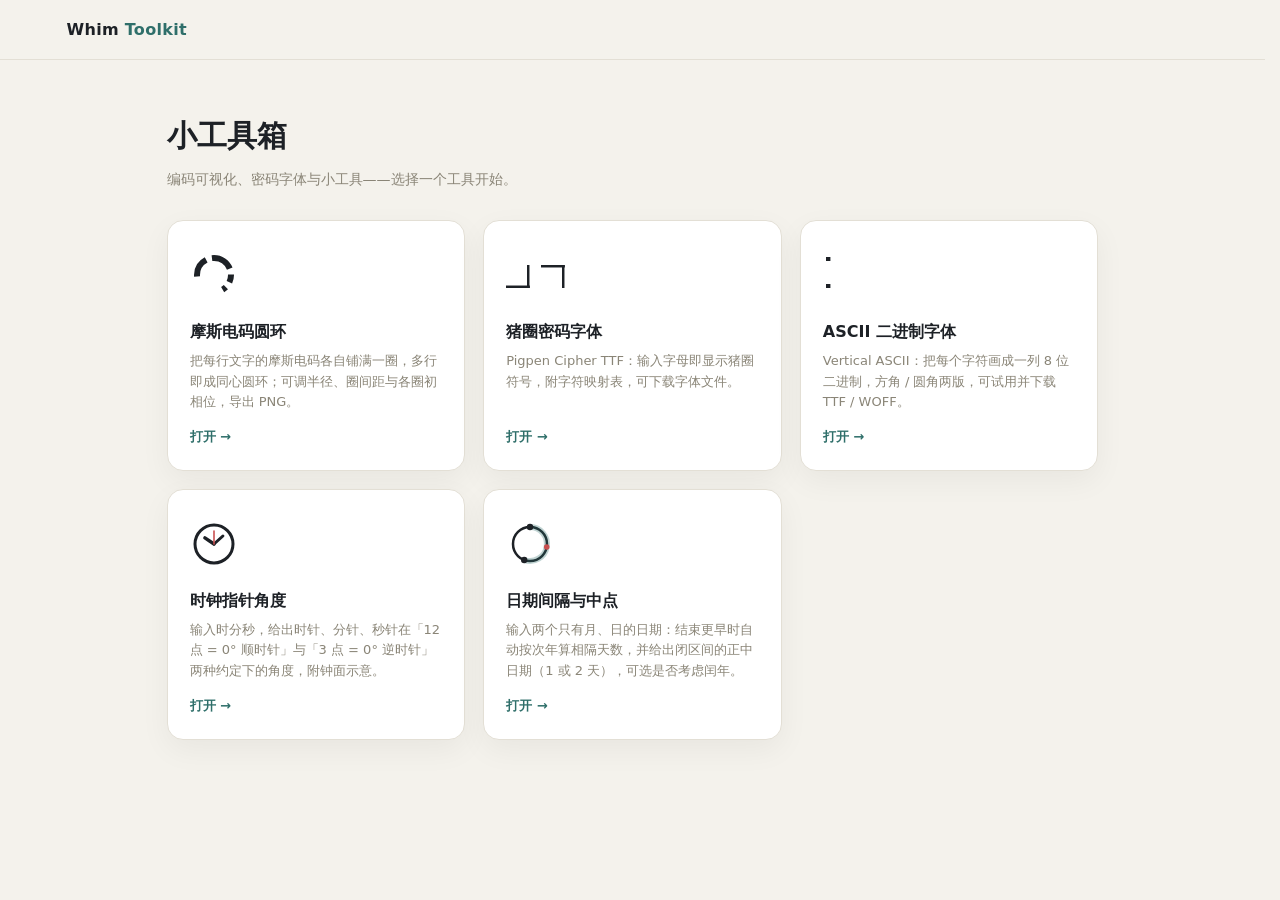
<file: index.html>
<!DOCTYPE html>
<html lang="zh-CN">
<head>
<meta charset="UTF-8">
<meta name="viewport" content="width=device-width, initial-scale=1">
<meta name="description" content="Whim Toolkit：摩斯电码圆环、猪圈密码字体、ASCII 二进制字体与小工具集合">
<link rel="icon" href="data:image/svg+xml,%3Csvg xmlns='http://www.w3.org/2000/svg' viewBox='0 0 48 48'%3E%3Ccircle cx='24' cy='24' r='17' fill='none' stroke='%232f6f6a' stroke-width='6' stroke-dasharray='20 6 8 6 4 34' transform='rotate(-90 24 24)'/%3E%3C/svg%3E">
<title>Whim Toolkit · 工具箱</title>
<link rel="stylesheet" href="css/base.css">
<link rel="stylesheet" href="css/morse.css">
<link rel="stylesheet" href="css/clock.css">
<link rel="stylesheet" href="css/dategap.css">
</head>
<body>

<header class="topbar">
  <div class="topbar-inner">
    <a class="brand" href="#/">Whim <em>Toolkit</em></a>
    <nav>
      <a href="#/morse" data-nav="morse">摩斯圆环</a>
      <a href="#/pigpen" data-nav="pigpen">猪圈密码字体</a>
      <a href="#/ascii" data-nav="ascii">ASCII 二进制字体</a>
      <a href="#/clock" data-nav="clock">时钟指针角度</a>
      <a href="#/dategap" data-nav="dategap">日期间隔与中点</a>
    </nav>
  </div>
</header>

<!-- ===== 首页：工具选择 ===== -->
<section id="view-home" class="view active">
  <div class="hero">
    <h1>小工具箱</h1>
    <p>编码可视化、密码字体与小工具——选择一个工具开始。</p>
  </div>
  <div class="cards">
    <a class="card" href="#/morse">
      <span class="card-icon" aria-hidden="true">
        <svg viewBox="0 0 48 48" width="48" height="48"><circle cx="24" cy="24" r="17" fill="none" stroke="#1d2126" stroke-width="6" stroke-dasharray="20 6 8 6 4 34" transform="rotate(-90 24 24)"/></svg>
      </span>
      <h2>摩斯电码圆环</h2>
      <p>把每行文字的摩斯电码各自铺满一圈，多行即成同心圆环；可调半径、圈间距与各圈初相位，导出 PNG。</p>
      <span class="go">打开 →</span>
    </a>
    <a class="card" href="#/pigpen">
      <span class="card-icon" style="font-family:'Pigpen Cipher'" aria-hidden="true">Ag</span>
      <h2>猪圈密码字体</h2>
      <p>Pigpen Cipher TTF：输入字母即显示猪圈符号，附字符映射表，可下载字体文件。</p>
      <span class="go">打开 →</span>
    </a>
    <a class="card" href="#/ascii">
      <span class="card-icon" style="font-family:'Vertical ASCII'" aria-hidden="true">A</span>
      <h2>ASCII 二进制字体</h2>
      <p>Vertical ASCII：把每个字符画成一列 8 位二进制，方角 / 圆角两版，可试用并下载 TTF / WOFF。</p>
      <span class="go">打开 →</span>
    </a>
    <a class="card" href="#/clock">
      <span class="card-icon" aria-hidden="true">
        <svg viewBox="0 0 48 48" width="48" height="48"><circle cx="24" cy="24" r="19" fill="none" stroke="#1d2126" stroke-width="3"/><line x1="24" y1="24" x2="14.9" y2="17.9" stroke="#1d2126" stroke-width="3.5" stroke-linecap="round"/><line x1="24" y1="24" x2="32.9" y2="16" stroke="#1d2126" stroke-width="3" stroke-linecap="round"/><line x1="24" y1="24" x2="24" y2="11" stroke="#c94f4f" stroke-width="1.6" stroke-linecap="round"/></svg>
      </span>
      <h2>时钟指针角度</h2>
      <p>输入时分秒，给出时针、分针、秒针在「12 点 = 0° 顺时针」与「3 点 = 0° 逆时针」两种约定下的角度，附钟面示意。</p>
      <span class="go">打开 →</span>
    </a>
    <a class="card" href="#/dategap">
      <span class="card-icon" aria-hidden="true">
        <svg viewBox="0 0 48 48" width="48" height="48"><circle cx="24" cy="24" r="17" fill="none" stroke="#1d2126" stroke-width="2.5"/><path d="M24 7 A17 17 0 1 1 18.2 40" fill="none" stroke="#2f6f6a" stroke-width="6" opacity=".3"/><circle cx="24" cy="7" r="3.2" fill="#1d2126"/><circle cx="18.2" cy="40" r="3.2" fill="#1d2126"/><circle cx="40.7" cy="27" r="2.8" fill="#c94f4f"/></svg>
      </span>
      <h2>日期间隔与中点</h2>
      <p>输入两个只有月、日的日期：结束更早时自动按次年算相隔天数，并给出闭区间的正中日期（1 或 2 天），可选是否考虑闰年。</p>
      <span class="go">打开 →</span>
    </a>
  </div>
</section>

<!-- ===== 摩斯电码圆环 ===== -->
<section id="view-morse" class="view">
  <div class="app">
    <aside class="panel">
      <h1>摩斯电码圆环</h1>
      <p class="sub">把每行文字的摩斯电码各自铺满一圈，多行即成同心圆环</p>

      <label for="text">输入文字（每行一圈）</label>
      <textarea id="text" rows="3" spellcheck="false">HELLO WORLD
MORSE RINGS</textarea>

      <div class="morse-out" id="morseText"></div>
      <div class="unit-info" id="unitInfo"></div>
      <div class="skipped" id="skippedInfo"></div>

      <label for="radius">外圈半径（px）</label>
      <div class="row">
        <input type="range" id="radius" min="40" max="330" step="1" value="260">
        <input type="number" id="radiusNum" min="40" max="330" step="1" value="260" aria-label="圆周半径数值">
      </div>

      <label for="stroke">笔画粗细（px）</label>
      <div class="row">
        <input type="range" id="stroke" min="1" max="50" step="1" value="14">
        <input type="number" id="strokeNum" min="1" max="50" step="1" value="14" aria-label="笔画粗细数值">
      </div>

      <label for="gap">圈间距（px，多行时生效）</label>
      <div class="row">
        <input type="range" id="gap" min="0" max="80" step="1" value="14">
        <input type="number" id="gapNum" min="0" max="80" step="1" value="14" aria-label="圈间距数值">
      </div>

      <label>初相位（°，每圈单独设置）</label>
      <div id="phaseRows"></div>

      <label>起点位置</label>
      <div class="seg">
        <button type="button" id="btnGapMid" class="on">间隔正中</button>
        <button type="button" id="btnSymStart">符号起点</button>
      </div>

      <label>阅读方向</label>
      <div class="seg">
        <button type="button" id="btnCW" class="on">顺时针 ↻</button>
        <button type="button" id="btnCCW">逆时针 ↺</button>
      </div>

      <label>笔画端头</label>
      <div class="seg">
        <button type="button" id="btnButt" class="on">平头</button>
        <button type="button" id="btnRound">圆角</button>
      </div>

      <label class="check"><input type="checkbox" id="refCircle" checked>显示参考圆（灰色辅助线）</label>
      <label class="check"><input type="checkbox" id="marker" checked>显示起点标记（红色刻度）</label>
      <label class="check"><input type="checkbox" id="transparent">导出透明底 PNG</label>

      <button id="save">保存为 PNG</button>

      <p class="tip">输入多行文字时每行画成一个圆环：第 1 行在最外圈，其余依次向内，各圈笔画粗细相同，圈与圈的间隔相等、由「圈间距」统一调节；每圈按自己的文字比例正好铺满 360°，初相位可按圈单独设置，单行输入时只有一个圆环。圆点 · 占 1 个时间单位，长划 − 占 3 个；符号间 1、字母间 3、词间 7 个单位。起点位置两种模式：「间隔正中」把起点刻度放在接缝间隔的正中，首末符号不会在起点处粘连；「符号起点」让初相位正好是首个符号的起点，接缝间隔整体留在终点一侧（两种模式均按圈独立生效）。初相位按单位圆约定：0° 在 x 轴正方向（3 点钟），沿逆时针增加，范围 0°~360°。平头与圆角均严格保持 1/3/7 的时间比例；圆角下弧长不足笔画宽的符号会画成与笔画等粗的圆珠，点划粗细一致，间隔会被略微收窄。圈数过多导致内圈放不下时会省略并在上方提示。支持字母、数字与常用标点。</p>
    </aside>

    <main class="stage">
      <canvas id="c"></canvas>
      <img id="morseImg" alt="摩斯电码圆环效果图（长按可保存图片）">
    </main>
  </div>
</section>

<!-- ===== 猪圈密码字体 ===== -->
<section id="view-pigpen" class="view">
  <div class="tool">
    <aside class="panel">
      <h1>猪圈密码字体</h1>
      <p class="sub">Pigpen Cipher · 输入字母，显示对应猪圈符号</p>

      <label for="pgText">试用文字</label>
      <textarea id="pgText" spellcheck="false">HELLO WORLD.</textarea>

      <label for="pgSize">字号（px）</label>
      <div class="row">
        <input type="range" id="pgSize" min="24" max="140" step="1" value="56">
        <input type="number" id="pgSizeNum" min="24" max="140" step="1" value="56" aria-label="字号数值">
      </div>

      <label>底色</label>
      <div class="seg">
        <button type="button" id="pgLight" class="on">白底</button>
        <button type="button" id="pgDark">深底</button>
      </div>

      <button class="btn" id="pgDl">下载 TTF · PigpenCipher.ttf</button>

      <p class="hint">支持 A–Z、a–z、半角句点与中文句号；其余字符回退为系统字体。</p>
      <details class="how">
        <summary>安装说明</summary>
        <p>下载后 Windows 双击 TTF 点击“安装”，macOS 双击后用字体册安装；然后在本机软件的字体列表中选择 Pigpen Cipher。安装前已打开的软件需重启后才能看到。</p>
      </details>
      <p class="tip">猪圈密码用带缺口的方格和带点的叉格表示字母。输入的内容即是“加密”后的密文；下方字符映射表就是解码钥匙。</p>
    </aside>

    <main class="tmain">
      <div class="sample" id="pgStage"><p id="pgSample"></p></div>
      <h3 class="sec-title">字符映射（符号 ↔ 字母）</h3>
      <div class="charmap" id="pgMap"></div>
    </main>
  </div>
</section>

<!-- ===== ASCII 二进制字体 ===== -->
<section id="view-ascii" class="view">
  <div class="tool">
    <aside class="panel">
      <h1>ASCII 二进制字体</h1>
      <p class="sub">Vertical ASCII · 把每个字符画成一列 8 位二进制</p>

      <label>版本</label>
      <div class="seg">
        <button type="button" id="abSq" class="on">方角版</button>
        <button type="button" id="abRd">圆角版</button>
      </div>

      <label for="abText">试用文字</label>
      <textarea id="abText" spellcheck="false">HI 53</textarea>

      <label for="abSize">字号（px）</label>
      <div class="row">
        <input type="range" id="abSize" min="20" max="120" step="1" value="48">
        <input type="number" id="abSizeNum" min="20" max="120" step="1" value="48" aria-label="字号数值">
      </div>

      <label>底色</label>
      <div class="seg">
        <button type="button" id="abLight" class="on">白底</button>
        <button type="button" id="abDark">深底</button>
      </div>

      <button class="btn" id="abDlTtf">下载 TTF</button>
      <button class="btn ghost" id="abDlWoff">下载 WOFF（网页嵌入用）</button>

      <p class="hint">支持全部 94 个可见 ASCII 字符（字母、数字、标点符号）及空格；每字符一列，最高位在上，1 填实、0 留白，相邻的 1 连成竖条；大小写使用各自的 ASCII 编码。</p>
      <details class="how">
        <summary>安装说明</summary>
        <p>下载后 Windows 双击 TTF 点击“安装”，macOS 双击后用字体册安装；两种字体可同时安装。安装前已打开的软件需重启后才能看到。</p>
      </details>
    </aside>

    <main class="tmain">
      <div class="sample" id="abStage"><p id="abSample"></p></div>
      <h3 class="sec-title">字符映射（每列 = 8 位 ASCII，自上而下）</h3>
      <div class="charmap" id="abMap"></div>
    </main>
  </div>
</section>

<!-- ===== 时钟指针角度 ===== -->
<section id="view-clock" class="view">
  <div class="tool">
    <aside class="panel">
      <h1>时钟指针角度</h1>
      <p class="sub">输入时分秒，计算三根指针在两种约定下的角度</p>

      <label for="ckH">时（0–23）</label>
      <input type="number" id="ckH" min="0" max="23" step="1" value="10" aria-label="时">

      <label for="ckM">分（0–59）</label>
      <input type="number" id="ckM" min="0" max="59" step="1" value="8" aria-label="分">

      <label for="ckS">秒（0–59，可含小数）</label>
      <input type="number" id="ckS" min="0" max="59" step="any" value="0" aria-label="秒">

      <button class="btn" id="ckNow">填入当前时间</button>
      <label class="check"><input type="checkbox" id="ckLive">跟随当前时间（实时刷新）</label>

      <p class="tip">三根指针都连续转动：秒针每秒 6°；分针每分钟走 6°，且随秒每秒再推进 0.1°；时针每小时走 30°，并随分、秒连续推进。钟面角（12 点为 0°，顺时针为正）：秒针 = 6°×秒；分针 = 6°×(分 + 秒/60)；时针 = 30°×(时 mod 12 + 分/60 + 秒/3600)，结果统一归一到 0°~360°。数学约定（3 点即 x 轴正方向为 0°，逆时针为正）与钟面角描述同一根指针，换算：数学角 = (90° − 钟面角) mod 360°，其中 12 点方向即数学 90°。24 小时制输入会自动按 12 小时制折算，下午 3 点与凌晨 3 点针位相同。</p>
    </aside>

    <main class="tmain">
      <div class="clock-wrap">
        <div class="clock-main">
          <svg id="ckSvg" class="clock-face" viewBox="0 0 300 300" role="img" aria-label="当前输入时刻的钟面示意">
            <circle cx="150" cy="150" r="139" fill="none" stroke="#e3dfd5" stroke-width="1.5"/>
            <g id="ckTicks"></g>
            <line id="ckHandH" x1="150" y1="150" x2="150" y2="80" stroke="#1d2126" stroke-width="8" stroke-linecap="round"/>
            <line id="ckHandM" x1="150" y1="150" x2="150" y2="42" stroke="#1d2126" stroke-width="5" stroke-linecap="round"/>
            <line id="ckHandS" x1="150" y1="150" x2="150" y2="30" stroke="#c94f4f" stroke-width="2" stroke-linecap="round"/>
            <circle cx="150" cy="150" r="6" fill="#1d2126"/>
            <circle cx="150" cy="150" r="2.4" fill="#fff"/>
          </svg>
          <table class="ang">
            <thead>
              <tr>
                <th scope="col">指针</th>
                <th scope="col">钟面约定<br><small>12 点为 0°，顺时针为正</small></th>
                <th scope="col">数学约定<br><small>3 点（x 正轴）为 0°，逆时针为正</small></th>
              </tr>
            </thead>
            <tbody>
              <tr><th scope="row">时针</th><td id="ckHc"></td><td id="ckHm"></td></tr>
              <tr><th scope="row">分针</th><td id="ckMc"></td><td id="ckMm"></td></tr>
              <tr><th scope="row">秒针</th><td id="ckSc"></td><td id="ckSm"></td></tr>
            </tbody>
          </table>
        </div>
        <p class="hint">两种约定是同一根指针的两种读法：数学角 = (90° − 钟面角) mod 360°；角度均落在 0°~360°（不含 360°）。</p>
      </div>
    </main>
  </div>
</section>

<!-- ===== 日期间隔与中点 ===== -->
<section id="view-dategap" class="view">
  <div class="tool">
    <aside class="panel">
      <h1>日期间隔与中点</h1>
      <p class="sub">输入两个只有月和日的日期，算相隔天数与区间中点</p>

      <label>起始日期</label>
      <div class="row date-row">
        <input type="number" id="dtM1" min="1" max="12" step="1" value="10" aria-label="起始月">
        <span class="unit">月</span>
        <input type="number" id="dtD1" min="1" max="31" step="1" value="1" aria-label="起始日">
        <span class="unit">日</span>
      </div>

      <label>结束日期</label>
      <div class="row date-row">
        <input type="number" id="dtM2" min="1" max="12" step="1" value="1" aria-label="结束月">
        <span class="unit">月</span>
        <input type="number" id="dtD2" min="1" max="31" step="1" value="1" aria-label="结束日">
        <span class="unit">日</span>
      </div>

      <label>闰年</label>
      <div class="seg">
        <button type="button" id="dtLeap" class="on">考虑闰年</button>
        <button type="button" id="dtNoLeap">不考虑闰年</button>
      </div>

      <p class="tip">相差天数 = 结束 − 起始：结束日期的月日在起始之前时理解为次年（如 10月1日 → 5月1日 计 213 天），同一天计 0 天。中点取闭区间 [起始, 结束]（含两端）的正中：相差天数为偶数时正中恰 1 天，为奇数时正中有 2 天。「考虑闰年」把两端年份都按 366 天处理：区间经过 2 月 29 日就多算 1 天，也允许输入 2 月 29 日；「不考虑闰年」都按 365 天处理，2 月一律 28 天，输入 2 月 29 日会提示无效。右侧年环从顶部 1 月 1 日起顺时针排布，绿弧为区间，墨点为两端日期，红点为中点。</p>
    </aside>

    <main class="tmain">
      <div class="date-wrap">
        <div class="date-main">
          <svg id="dtSvg" class="date-ring" viewBox="0 0 300 300" role="img" aria-label="两个日期在年环上的位置与区间中点示意">
            <circle cx="150" cy="150" r="139" fill="none" stroke="#e3dfd5" stroke-width="1.5"/>
            <g id="dtTicks"></g>
            <path id="dtArc" fill="none" stroke="rgba(47,111,106,.28)" stroke-width="16"/>
            <line id="dtMidL1" stroke="#c94f4f" stroke-width="1.5"/>
            <line id="dtMidL2" stroke="#c94f4f" stroke-width="1.5"/>
            <circle id="dtDotA" r="5" fill="#1d2126" stroke="#fff" stroke-width="1.5"/>
            <circle id="dtDotB" r="5" fill="#1d2126" stroke="#fff" stroke-width="1.5"/>
            <circle id="dtDotM1" r="4" fill="#c94f4f" stroke="#fff" stroke-width="1.5"/>
            <circle id="dtDotM2" r="4" fill="#c94f4f" stroke="#fff" stroke-width="1.5"/>
          </svg>
          <table class="res">
            <tbody>
              <tr><th scope="row">区间</th><td id="dtSpan"></td></tr>
              <tr><th scope="row">相差天数</th><td id="dtDays"></td></tr>
              <tr><th scope="row">中点日期</th><td id="dtMid"></td></tr>
            </tbody>
          </table>
        </div>
        <p class="hint" id="dtNote"></p>
        <p class="hint err" id="dtErr" hidden></p>
      </div>
    </main>
  </div>
</section>

<!-- 脚本按依赖顺序引入：fonts → common → router → 各工具 -->
<script src="js/fonts.js"></script>
<script src="js/common.js"></script>
<script src="js/router.js"></script>
<script src="js/morse.js"></script>
<script src="js/pigpen.js"></script>
<script src="js/ascii.js"></script>
<script src="js/clock.js"></script>
<script src="js/dategap.js"></script>
</body>
</html>
</file>
<file: css/base.css>
/* ===== 基础与共用（沿用 morse-circle 的设计语言）===== */
:root{
  --bg:#f4f2ec; --panel:#ffffff; --ink:#1d2126; --line:#e3dfd5;
  --accent:#2f6f6a; --danger:#c94f4f; --muted:#8a8577;
}
*{box-sizing:border-box}
html{scrollbar-gutter:stable}
body{margin:0;font:14px/1.6 system-ui,"Segoe UI","Microsoft YaHei",sans-serif;background:var(--bg);color:var(--ink)}

/* ===== 顶栏 ===== */
.topbar{position:sticky;top:0;z-index:20;background:var(--bg);border-bottom:1px solid var(--line)}
.topbar-inner{max-width:1180px;margin:0 auto;padding:12px 24px;display:flex;align-items:center;justify-content:space-between;gap:16px;flex-wrap:wrap}
.brand{font-weight:700;font-size:16px;color:var(--ink);text-decoration:none;letter-spacing:.3px}
.brand em{font-style:normal;color:var(--accent)}
.topbar nav{display:flex;gap:6px;flex-wrap:wrap}
.topbar nav a{padding:6px 14px;border-radius:999px;text-decoration:none;color:var(--ink);font-size:13px;border:1px solid transparent}
.topbar nav a:hover{background:#fff;border-color:var(--line)}
.topbar nav a.on{background:var(--ink);color:#fff;border-color:var(--ink)}
.topbar nav.hide{visibility:hidden}

/* ===== 视图切换 ===== */
.view{display:none}
.view.active{display:block}

/* ===== 首页 ===== */
.hero{max-width:980px;margin:0 auto;padding:52px 24px 4px}
.hero h1{font-size:30px;margin:0 0 8px}
.hero p{color:var(--muted);margin:0}
.cards{display:grid;grid-template-columns:repeat(3,1fr);gap:18px;max-width:980px;margin:26px auto 0;padding:0 24px 36px}
.card{display:flex;flex-direction:column;background:var(--panel);border:1px solid var(--line);border-radius:16px;padding:22px;color:var(--ink);text-decoration:none;box-shadow:0 10px 30px rgba(0,0,0,.05);transition:transform .15s,box-shadow .15s}
.card:hover{transform:translateY(-3px);box-shadow:0 14px 34px rgba(0,0,0,.09)}
.card-icon{height:64px;display:flex;align-items:center;font-size:44px;line-height:1;color:var(--ink)}
.card h2{font-size:16px;margin:12px 0 6px}
.card p{margin:0;color:var(--muted);font-size:13px}
.card .go{margin-top:auto;padding-top:14px;font-size:13px;color:var(--accent);font-weight:600}

/* ===== 工具页共用：左侧控制面板 ===== */
.panel{width:300px;flex:none;background:var(--panel);border:1px solid var(--line);border-radius:14px;padding:20px;position:sticky;top:76px}
h1{font-size:18px;margin:0 0 4px}
.sub{color:var(--muted);font-size:12px;margin:0 0 16px}
label{display:block;font-size:13px;margin:14px 0 6px}
input[type=text]{width:100%;padding:8px 10px;border:1px solid var(--line);border-radius:8px;font-size:14px}
input[type=text]:focus{outline:2px solid var(--accent);outline-offset:0;border-color:transparent}
input[type=range]{flex:1;accent-color:var(--accent)}
.row{display:flex;gap:10px;align-items:center}
input[type=number]{width:80px;padding:6px 8px;border:1px solid var(--line);border-radius:8px;font-size:13px;font-variant-numeric:tabular-nums;color:var(--ink)}
input[type=number]:focus{outline:2px solid var(--accent);outline-offset:0;border-color:transparent}
.seg{display:flex;border:1px solid var(--line);border-radius:8px;overflow:hidden}
.seg button{flex:1;padding:8px 0;border:0;background:transparent;font-size:13px;cursor:pointer;color:var(--ink)}
.seg button.on{background:var(--accent);color:#fff}
.check{display:flex;align-items:center;gap:8px;margin:16px 0 0;font-size:13px}
.check input{accent-color:var(--accent)}
.tip{font-size:12px;color:var(--muted);margin:16px 0 0}

/* ===== 工具页共用：右侧展示区 ===== */
.tool{display:flex;gap:24px;max-width:1180px;margin:0 auto;padding:24px;align-items:flex-start}
.tmain{flex:1;min-width:0}
/* 时钟、日期两页：右列与左面板等高，白卡片填满右列，底边对齐 */
#view-clock .tool,#view-dategap .tool{align-items:stretch}
#view-clock .tmain,#view-dategap .tmain{display:flex;flex-direction:column}
textarea{width:100%;min-height:64px;padding:8px 10px;border:1px solid var(--line);border-radius:8px;font-size:14px;font-family:inherit;resize:vertical;background:#fff;color:var(--ink)}
textarea:focus{outline:2px solid var(--accent);outline-offset:0;border-color:transparent}
.btn{width:100%;margin-top:18px;padding:9px 0;border:1px solid var(--ink);background:var(--ink);color:#fff;border-radius:8px;font-size:13px;cursor:pointer}
.btn:hover{background:#000}
.btn.ghost{margin-top:8px;background:transparent;color:var(--ink)}
.btn.ghost:hover{background:#f7f5ef}
.hint{font-size:12px;color:var(--muted);margin:10px 0 0}
.how{margin-top:14px;font-size:12px;color:var(--muted)}
.how summary{cursor:pointer}
.how p{margin:6px 0 0}
.sample{background:#fff;border:1px solid var(--line);border-radius:14px;padding:34px;min-height:250px;box-shadow:0 10px 30px rgba(0,0,0,.06)}
.sample.dark{background:#1d2126;border-color:#1d2126;color:#f4f2ec}
.sample p{margin:0;line-height:1.7;white-space:pre-wrap;word-break:break-word}
.sec-title{margin:30px 0 12px;font-size:14px;font-weight:600;color:var(--muted)}
.charmap{display:grid;grid-template-columns:repeat(auto-fill,minmax(62px,1fr));gap:10px}
.cm-cell{background:#fff;border:1px solid var(--line);border-radius:10px;padding:10px 4px 7px;text-align:center}
.cm-cell .g{display:flex;align-items:center;justify-content:center;height:46px;font-size:34px;line-height:1.1}
.cm-cell .k{display:block;font-size:11px;color:var(--muted)}

/* ===== 响应式 ===== */
@media (max-width:900px){.app,.tool{flex-direction:column}.panel{width:100%;position:static}}
@media (max-width:760px){.cards{grid-template-columns:repeat(2,1fr)}}
@media (max-width:520px){.cards{grid-template-columns:1fr}}
</file>
<file: css/morse.css>
/* ===== 摩斯电码圆环专属 ===== */
.app{display:flex;gap:24px;max-width:1180px;margin:0 auto;padding:24px;align-items:flex-start}
.morse-out{margin-top:10px;background:#f7f5ef;border:1px dashed var(--line);border-radius:8px;padding:8px 10px;font-family:ui-monospace,Consolas,monospace;font-size:13px;letter-spacing:1px;word-break:break-all;min-height:20px;color:#3d4450;white-space:pre-line}
.unit-info{font-size:12px;color:var(--muted);margin-top:6px}
.skipped{font-size:12px;color:var(--danger);margin-top:4px}
.p-row{display:flex;gap:10px;align-items:center;margin:6px 0}
.p-row .p-tag{flex:none;min-width:34px;font-size:12px;color:var(--muted)}
#save{width:100%;margin-top:18px;padding:9px 0;border:1px solid var(--ink);background:var(--ink);color:#fff;border-radius:8px;font-size:13px;cursor:pointer}
#save:hover{background:#000}
.stage{flex:1;display:flex;justify-content:center}
canvas{background:#fff;border:1px solid var(--line);border-radius:14px;max-width:100%;height:auto;box-shadow:0 10px 30px rgba(0,0,0,.06)}
.stage img{display:none;background:#fff;border:1px solid var(--line);border-radius:14px;max-width:100%;height:auto;box-shadow:0 10px 30px rgba(0,0,0,.06)}
@media (pointer:coarse){.stage canvas{display:none}.stage img{display:block}}
</file>
<file: css/clock.css>
/* ===== 时钟指针角度专属 ===== */
/* 卡片填满右列高度：主区域（钟面 + 角度表）垂直居中，说明文字作卡片底部脚注 */
.clock-wrap{flex:1;display:flex;flex-direction:column;gap:12px;background:#fff;border:1px solid var(--line);border-radius:14px;padding:30px 34px;box-shadow:0 10px 30px rgba(0,0,0,.06)}
.clock-main{flex:1;display:flex;gap:26px;align-items:center;justify-content:center;flex-wrap:wrap}
.clock-face{width:min(340px,100%);height:auto;flex:none}
.ang{flex:1;min-width:340px;border-collapse:collapse;font-variant-numeric:tabular-nums}
.ang th,.ang td{padding:20px 10px;border-bottom:1px solid var(--line);text-align:right}
.ang thead th{padding:6px 10px 14px;font-size:12px;line-height:1.5;color:var(--muted);font-weight:600;vertical-align:bottom}
.ang thead th small{font-weight:400;white-space:nowrap}
.ang tbody th{text-align:left;font-size:13px;font-weight:600;color:var(--muted);white-space:nowrap}
.ang tbody td{font-size:18px;font-weight:600}
.ang tbody tr:last-child th,.ang tbody tr:last-child td{border-bottom:0}
.clock-wrap .hint{margin:0;padding-top:14px;border-top:1px solid var(--line)}
input[type=number]:disabled{background:#f0ede4;color:var(--muted)}
@media (max-width:900px){.clock-wrap{flex:none}}
</file>
<file: css/dategap.css>
/* ===== 日期间隔与中点专属 ===== */
/* 卡片填满右列高度：主区域（年环 + 结果表）垂直居中，动态提示位于卡片底部 */
.date-wrap{flex:1;display:flex;flex-direction:column;gap:10px;background:#fff;border:1px solid var(--line);border-radius:14px;padding:30px 34px;box-shadow:0 10px 30px rgba(0,0,0,.06)}
.date-main{flex:1;display:flex;gap:32px;align-items:center;justify-content:center;flex-wrap:wrap}
.date-ring{width:min(400px,100%);height:auto;flex:none}
.res{flex:1;min-width:260px;border-collapse:collapse;font-variant-numeric:tabular-nums}
.res th,.res td{padding:22px 10px;border-bottom:1px solid var(--line);text-align:right}
.res tbody th{text-align:left;font-size:13px;font-weight:600;color:var(--muted);white-space:nowrap}
.res td{font-size:18px;font-weight:600}
.res td small{display:block;margin-top:4px;font-size:12px;color:var(--muted);font-weight:400}
.res tbody tr:last-child th,.res tbody tr:last-child td{border-bottom:0}
.date-wrap .hint{margin:0}
.date-wrap .hint:empty{display:none}
.date-row{gap:8px}
.date-row input[type=number]{width:72px}
.date-row .unit{color:var(--muted);font-size:13px}
.err{color:var(--danger)}
@media (max-width:900px){.date-wrap{flex:none}}
</file>
